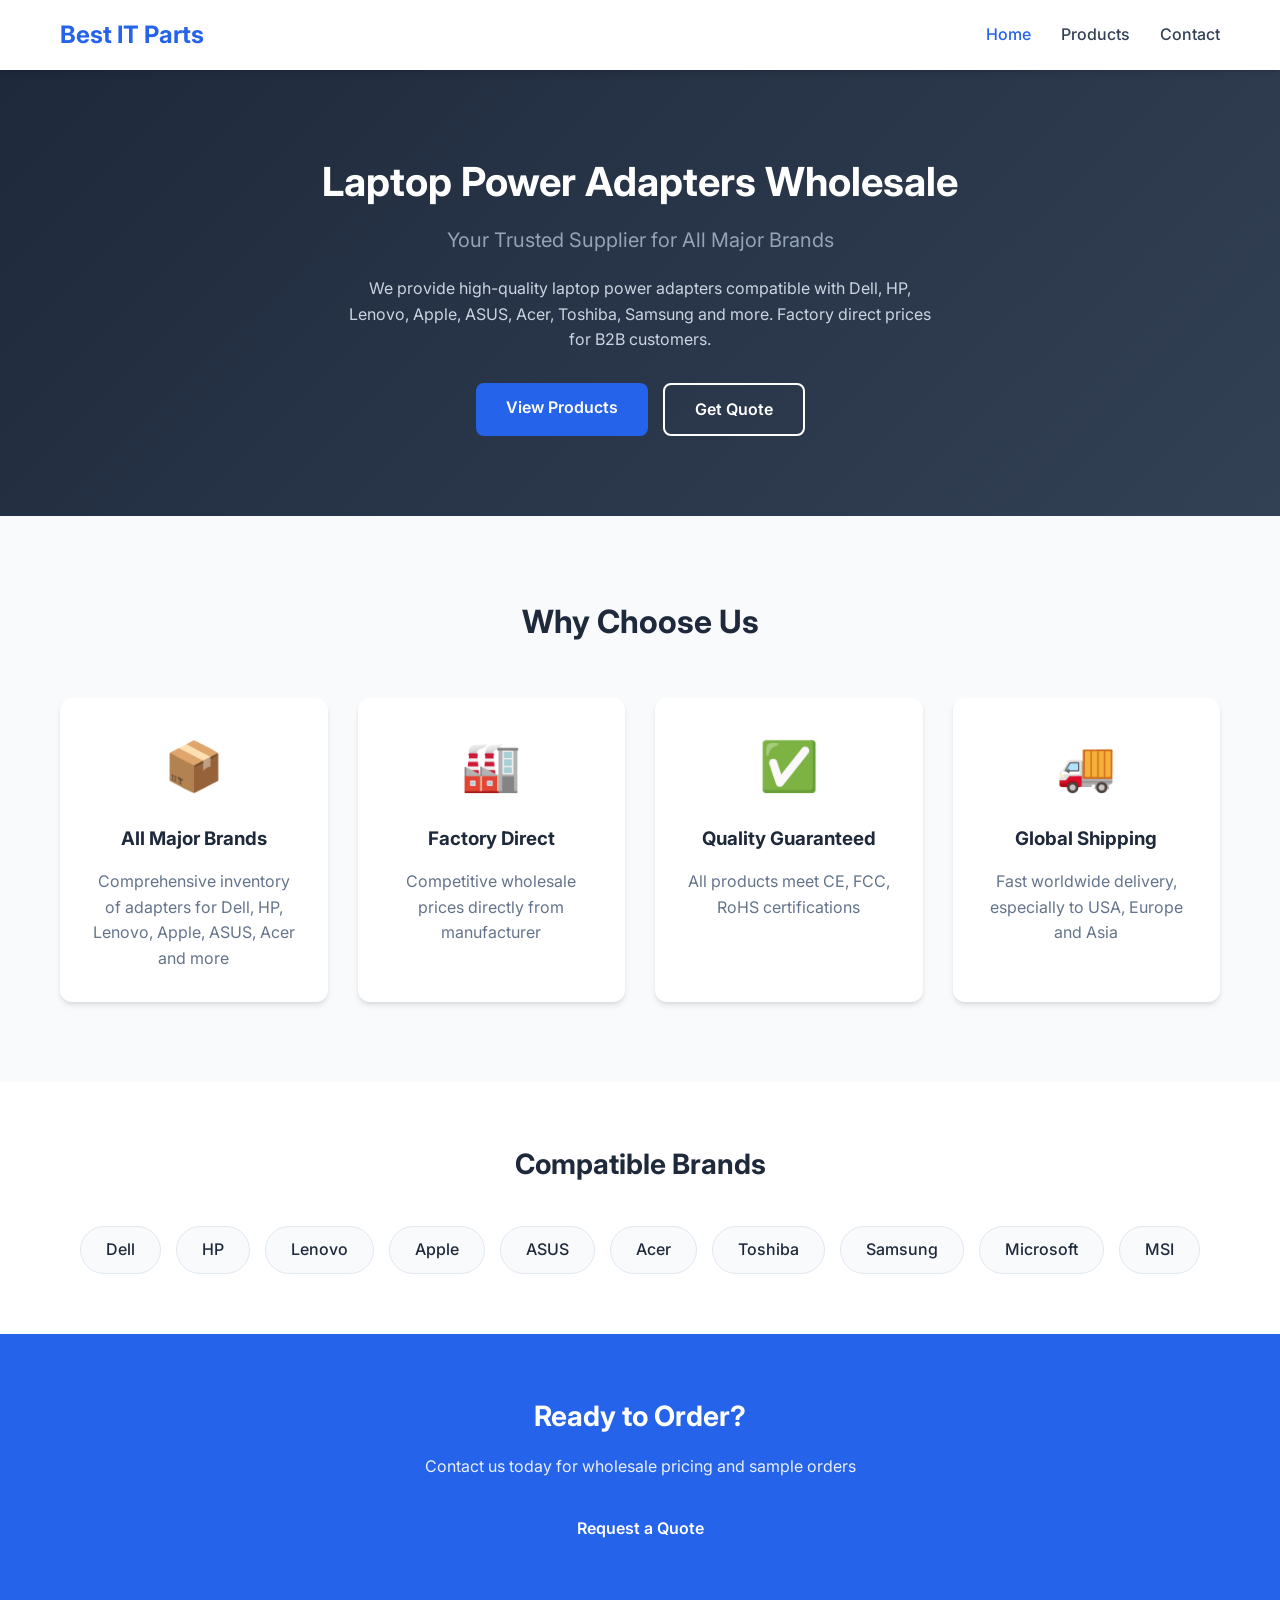
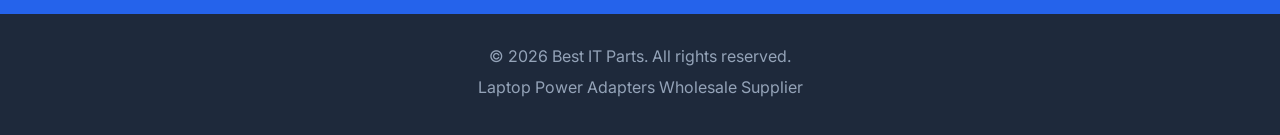
<file: index.html>
<!DOCTYPE html>
<html lang="en">
<head>
    <meta charset="UTF-8">
    <meta name="viewport" content="width=device-width, initial-scale=1.0">
    <title>Best IT Parts - Laptop Power Adapters Wholesale</title>
    <meta name="description" content="Professional laptop power adapters wholesale supplier. Compatible with all major brands including Dell, HP, Lenovo, Apple, ASUS, Acer and more.">
    <link rel="stylesheet" href="styles.css">
    <link rel="preconnect" href="https://fonts.googleapis.com">
    <link rel="preconnect" href="https://fonts.gstatic.com" crossorigin>
    <link href="https://fonts.googleapis.com/css2?family=Inter:wght@400;500;600;700&display=swap" rel="stylesheet">
</head>
<body>
    <header>
        <nav class="container">
            <a href="index.html" class="logo">Best IT Parts</a>
            <ul class="nav-links">
                <li><a href="index.html" class="active">Home</a></li>
                <li><a href="products.html">Products</a></li>
                <li><a href="contact.html">Contact</a></li>
            </ul>
        </nav>
    </header>

    <main>
        <section class="hero">
            <div class="container">
                <h1>Laptop Power Adapters Wholesale</h1>
                <p class="tagline">Your Trusted Supplier for All Major Brands</p>
                <p class="hero-desc">We provide high-quality laptop power adapters compatible with Dell, HP, Lenovo, Apple, ASUS, Acer, Toshiba, Samsung and more. Factory direct prices for B2B customers.</p>
                <div class="hero-buttons">
                    <a href="products.html" class="btn btn-primary">View Products</a>
                    <a href="contact.html" class="btn btn-secondary">Get Quote</a>
                </div>
            </div>
        </section>

        <section class="features">
            <div class="container">
                <h2>Why Choose Us</h2>
                <div class="feature-grid">
                    <div class="feature-card">
                        <div class="feature-icon">📦</div>
                        <h3>All Major Brands</h3>
                        <p>Comprehensive inventory of adapters for Dell, HP, Lenovo, Apple, ASUS, Acer and more</p>
                    </div>
                    <div class="feature-card">
                        <div class="feature-icon">🏭</div>
                        <h3>Factory Direct</h3>
                        <p>Competitive wholesale prices directly from manufacturer</p>
                    </div>
                    <div class="feature-card">
                        <div class="feature-icon">✅</div>
                        <h3>Quality Guaranteed</h3>
                        <p>All products meet CE, FCC, RoHS certifications</p>
                    </div>
                    <div class="feature-card">
                        <div class="feature-icon">🚚</div>
                        <h3>Global Shipping</h3>
                        <p>Fast worldwide delivery, especially to USA, Europe and Asia</p>
                    </div>
                </div>
            </div>
        </section>

        <section class="brands">
            <div class="container">
                <h2>Compatible Brands</h2>
                <div class="brand-grid">
                    <span class="brand-item">Dell</span>
                    <span class="brand-item">HP</span>
                    <span class="brand-item">Lenovo</span>
                    <span class="brand-item">Apple</span>
                    <span class="brand-item">ASUS</span>
                    <span class="brand-item">Acer</span>
                    <span class="brand-item">Toshiba</span>
                    <span class="brand-item">Samsung</span>
                    <span class="brand-item">Microsoft</span>
                    <span class="brand-item">MSI</span>
                </div>
            </div>
        </section>

        <section class="cta">
            <div class="container">
                <h2>Ready to Order?</h2>
                <p>Contact us today for wholesale pricing and sample orders</p>
                <a href="contact.html" class="btn btn-primary">Request a Quote</a>
            </div>
        </section>
    </main>

    <footer>
        <div class="container">
            <p>&copy; 2026 Best IT Parts. All rights reserved.</p>
            <p>Laptop Power Adapters Wholesale Supplier</p>
        </div>
    </footer>
</body>
</html>
</file>
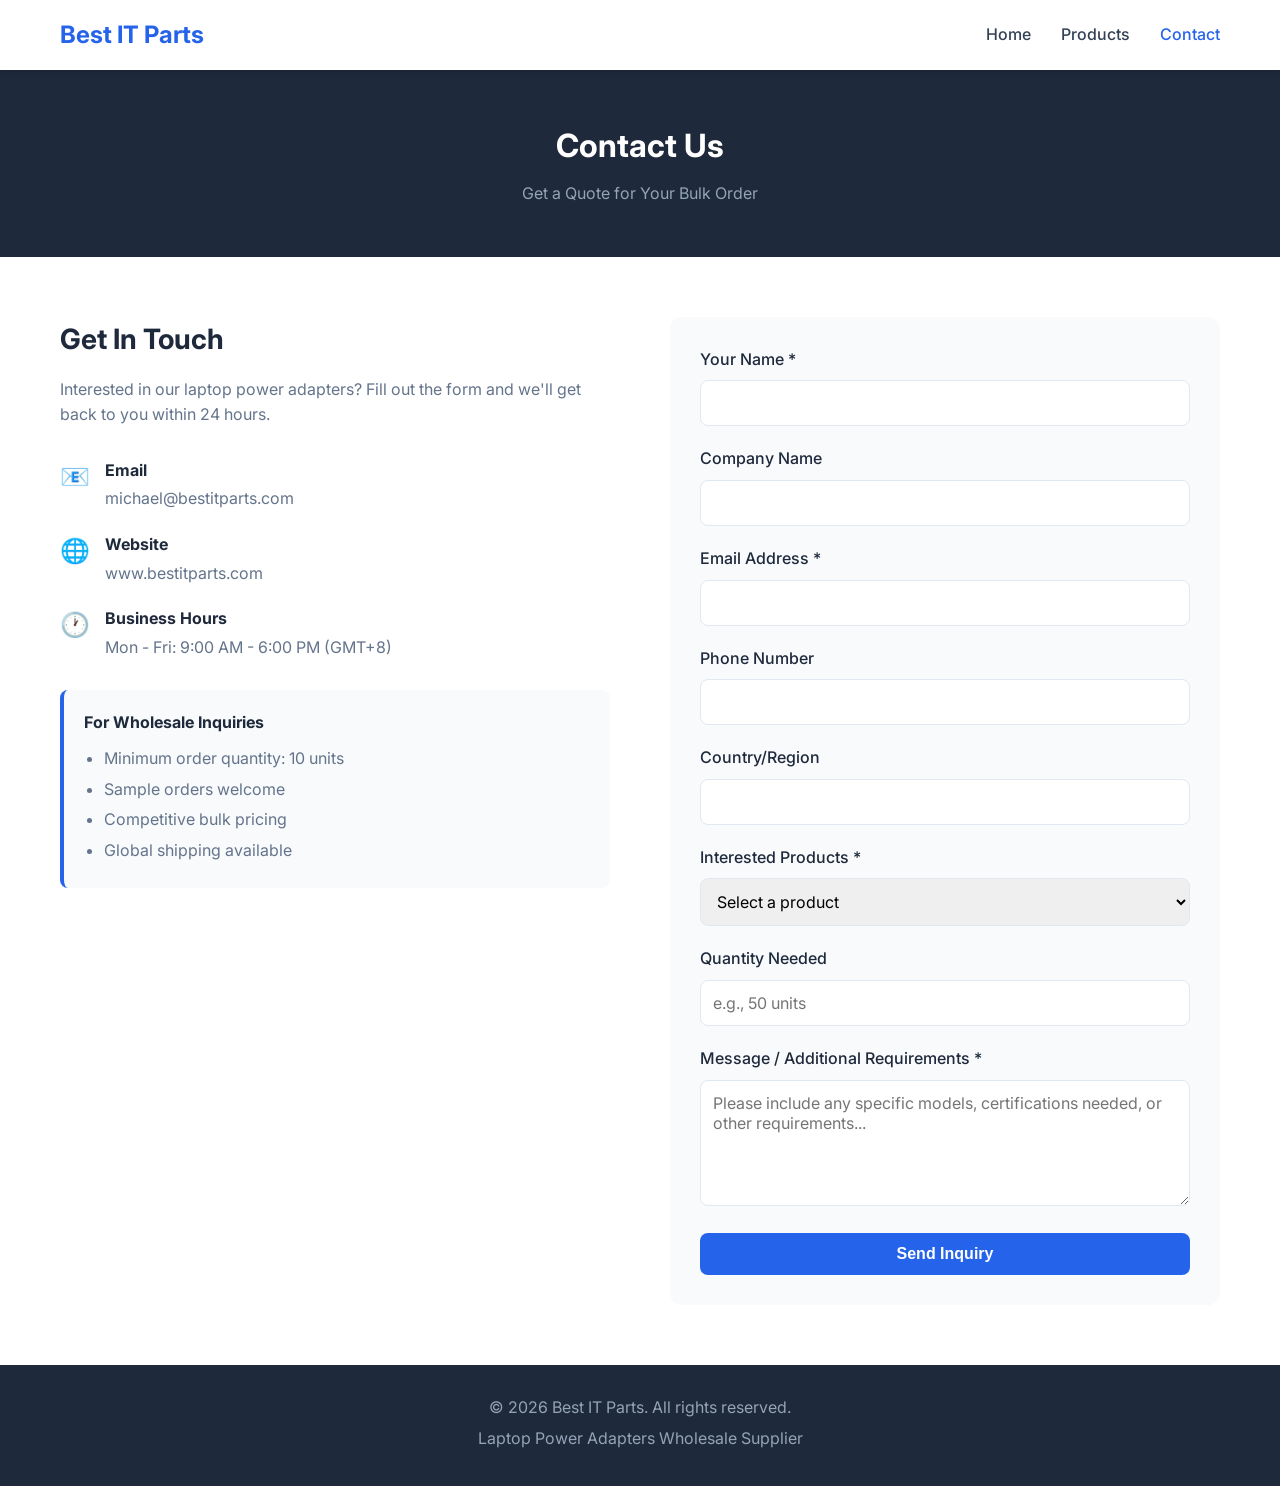
<file: contact.html>
<!DOCTYPE html>
<html lang="en">
<head>
    <meta charset="UTF-8">
    <meta name="viewport" content="width=device-width, initial-scale=1.0">
    <title>Contact - Best IT Parts</title>
    <meta name="description" content="Contact Best IT Parts for laptop power adapter wholesale inquiries. Get quote for bulk orders.">
    <link rel="stylesheet" href="styles.css">
    <link rel="preconnect" href="https://fonts.googleapis.com">
    <link rel="preconnect" href="https://fonts.gstatic.com" crossorigin>
    <link href="https://fonts.googleapis.com/css2?family=Inter:wght@400;500;600;700&display=swap" rel="stylesheet">
</head>
<body>
    <header>
        <nav class="container">
            <a href="index.html" class="logo">Best IT Parts</a>
            <ul class="nav-links">
                <li><a href="index.html">Home</a></li>
                <li><a href="products.html">Products</a></li>
                <li><a href="contact.html" class="active">Contact</a></li>
            </ul>
        </nav>
    </header>

    <main>
        <section class="page-header">
            <div class="container">
                <h1>Contact Us</h1>
                <p>Get a Quote for Your Bulk Order</p>
            </div>
        </section>

        <section class="contact-section">
            <div class="container">
                <div class="contact-grid">
                    <div class="contact-info">
                        <h2>Get In Touch</h2>
                        <p>Interested in our laptop power adapters? Fill out the form and we'll get back to you within 24 hours.</p>
                        
                        <div class="contact-details">
                            <div class="contact-item">
                                <span class="contact-icon">📧</span>
                                <div>
                                    <strong>Email</strong>
                                    <p>michael@bestitparts.com</p>
                                </div>
                            </div>
                            <div class="contact-item">
                                <span class="contact-icon">🌐</span>
                                <div>
                                    <strong>Website</strong>
                                    <p>www.bestitparts.com</p>
                                </div>
                            </div>
                            <div class="contact-item">
                                <span class="contact-icon">🕐</span>
                                <div>
                                    <strong>Business Hours</strong>
                                    <p>Mon - Fri: 9:00 AM - 6:00 PM (GMT+8)</p>
                                </div>
                            </div>
                        </div>

                        <div class="contact-note">
                            <h3>For Wholesale Inquiries</h3>
                            <ul>
                                <li>Minimum order quantity: 10 units</li>
                                <li>Sample orders welcome</li>
                                <li>Competitive bulk pricing</li>
                                <li>Global shipping available</li>
                            </ul>
                        </div>
                    </div>

                    <div class="contact-form-wrapper">
                        <!-- Contact form - uses mailto as fallback -->
                        <form action="mailto:michael@bestitparts.com?subject=Product Inquiry from bestitparts.com" method="POST" enctype="text/plain" class="contact-form">
                            <div class="form-group">
                                <label for="name">Your Name *</label>
                                <input type="text" id="name" name="name" required>
                            </div>

                            <div class="form-group">
                                <label for="company">Company Name</label>
                                <input type="text" id="company" name="company">
                            </div>

                            <div class="form-group">
                                <label for="email">Email Address *</label>
                                <input type="email" id="email" name="email" required>
                            </div>

                            <div class="form-group">
                                <label for="phone">Phone Number</label>
                                <input type="tel" id="phone" name="phone">
                            </div>

                            <div class="form-group">
                                <label for="country">Country/Region</label>
                                <input type="text" id="country" name="country">
                            </div>

                            <div class="form-group">
                                <label for="products">Interested Products *</label>
                                <select id="products" name="products" required>
                                    <option value="">Select a product</option>
                                    <option value="dell-65w">Dell 65W Adapter</option>
                                    <option value="dell-90w">Dell 90W Adapter</option>
                                    <option value="hp-65w">HP 65W Adapter</option>
                                    <option value="hp-90w">HP 90W Adapter</option>
                                    <option value="lenovo-65w">Lenovo 65W Adapter</option>
                                    <option value="lenovo-90w">Lenovo 90W Adapter</option>
                                    <option value="apple-45w">Apple 45W MagSafe</option>
                                    <option value="apple-61w">Apple 61W USB-C</option>
                                    <option value="asus-65w">ASUS 65W Adapter</option>
                                    <option value="acer-65w">Acer 65W Adapter</option>
                                    <option value="samsung-65w">Samsung 65W Adapter</option>
                                    <option value="universal-90w">Universal 90W Adapter</option>
                                    <option value="multiple">Multiple Products</option>
                                    <option value="other">Other/Not Listed</option>
                                </select>
                            </div>

                            <div class="form-group">
                                <label for="quantity">Quantity Needed</label>
                                <input type="text" id="quantity" name="quantity" placeholder="e.g., 50 units">
                            </div>

                            <div class="form-group">
                                <label for="message">Message / Additional Requirements *</label>
                                <textarea id="message" name="message" rows="5" required placeholder="Please include any specific models, certifications needed, or other requirements..."></textarea>
                            </div>

                            <button type="submit" class="btn btn-primary btn-full">Send Inquiry</button>
                        </form>
                    </div>
                </div>
            </div>
        </section>
    </main>

    <footer>
        <div class="container">
            <p>&copy; 2026 Best IT Parts. All rights reserved.</p>
            <p>Laptop Power Adapters Wholesale Supplier</p>
        </div>
    </footer>
</body>
</html>
</file>
<file: styles.css>
/* CSS Variables */
:root {
    --primary-color: #2563eb;
    --primary-hover: #1d4ed8;
    --secondary-color: #64748b;
    --dark-color: #1e293b;
    --light-color: #f8fafc;
    --border-color: #e2e8f0;
    --text-color: #334155;
    --text-light: #64748b;
    --white: #ffffff;
    --shadow: 0 4px 6px -1px rgba(0, 0, 0, 0.1), 0 2px 4px -1px rgba(0, 0, 0, 0.06);
    --shadow-lg: 0 10px 15px -3px rgba(0, 0, 0, 0.1), 0 4px 6px -2px rgba(0, 0, 0, 0.05);
}

/* Reset & Base */
* {
    margin: 0;
    padding: 0;
    box-sizing: border-box;
}

body {
    font-family: 'Inter', -apple-system, BlinkMacSystemFont, 'Segoe UI', Roboto, sans-serif;
    color: var(--text-color);
    line-height: 1.6;
    background-color: var(--white);
}

.container {
    max-width: 1200px;
    margin: 0 auto;
    padding: 0 20px;
}

a {
    text-decoration: none;
    color: inherit;
}

ul {
    list-style: none;
}

/* Header */
header {
    background: var(--white);
    box-shadow: var(--shadow);
    position: sticky;
    top: 0;
    z-index: 100;
}

header nav {
    display: flex;
    justify-content: space-between;
    align-items: center;
    height: 70px;
}

.logo {
    font-size: 1.5rem;
    font-weight: 700;
    color: var(--primary-color);
}

.nav-links {
    display: flex;
    gap: 30px;
}

.nav-links a {
    font-weight: 500;
    color: var(--text-color);
    transition: color 0.3s;
}

.nav-links a:hover,
.nav-links a.active {
    color: var(--primary-color);
}

/* Hero Section */
.hero {
    background: linear-gradient(135deg, var(--dark-color) 0%, #334155 100%);
    color: var(--white);
    padding: 80px 0;
    text-align: center;
}

.hero h1 {
    font-size: 2.5rem;
    font-weight: 700;
    margin-bottom: 10px;
}

.hero .tagline {
    font-size: 1.25rem;
    color: #94a3b8;
    margin-bottom: 20px;
}

.hero-desc {
    max-width: 600px;
    margin: 0 auto 30px;
    color: #cbd5e1;
}

.hero-buttons {
    display: flex;
    gap: 15px;
    justify-content: center;
}

/* Buttons */
.btn {
    display: inline-block;
    padding: 12px 30px;
    border-radius: 8px;
    font-weight: 600;
    font-size: 1rem;
    cursor: pointer;
    transition: all 0.3s;
    border: none;
}

.btn-primary {
    background: var(--primary-color);
    color: var(--white);
}

.btn-primary:hover {
    background: var(--primary-hover);
    transform: translateY(-2px);
}

.btn-secondary {
    background: transparent;
    color: var(--white);
    border: 2px solid var(--white);
}

.btn-secondary:hover {
    background: var(--white);
    color: var(--dark-color);
}

.btn-small {
    padding: 8px 20px;
    font-size: 0.9rem;
}

.btn-full {
    width: 100%;
}

/* Features Section */
.features {
    padding: 80px 0;
    background: var(--light-color);
}

.features h2 {
    text-align: center;
    font-size: 2rem;
    margin-bottom: 50px;
    color: var(--dark-color);
}

.feature-grid {
    display: grid;
    grid-template-columns: repeat(auto-fit, minmax(250px, 1fr));
    gap: 30px;
}

.feature-card {
    background: var(--white);
    padding: 30px;
    border-radius: 12px;
    box-shadow: var(--shadow);
    text-align: center;
    transition: transform 0.3s;
}

.feature-card:hover {
    transform: translateY(-5px);
}

.feature-icon {
    font-size: 3rem;
    margin-bottom: 20px;
}

.feature-card h3 {
    margin-bottom: 15px;
    color: var(--dark-color);
}

.feature-card p {
    color: var(--text-light);
}

/* Brands Section */
.brands {
    padding: 60px 0;
    background: var(--white);
}

.brands h2 {
    text-align: center;
    font-size: 1.75rem;
    margin-bottom: 40px;
    color: var(--dark-color);
}

.brand-grid {
    display: flex;
    flex-wrap: wrap;
    justify-content: center;
    gap: 15px;
}

.brand-item {
    padding: 10px 25px;
    background: var(--light-color);
    border: 1px solid var(--border-color);
    border-radius: 25px;
    font-weight: 500;
    color: var(--dark-color);
}

/* CTA Section */
.cta {
    background: var(--primary-color);
    color: var(--white);
    padding: 60px 0;
    text-align: center;
}

.cta h2 {
    font-size: 1.75rem;
    margin-bottom: 15px;
}

.cta p {
    margin-bottom: 25px;
    opacity: 0.9;
}

.cta .btn-secondary {
    border-color: var(--white);
    color: var(--white);
}

.cta .btn-secondary:hover {
    background: var(--white);
    color: var(--primary-color);
}

/* Page Header */
.page-header {
    background: var(--dark-color);
    color: var(--white);
    padding: 50px 0;
    text-align: center;
}

.page-header h1 {
    font-size: 2rem;
    margin-bottom: 10px;
}

.page-header p {
    color: #94a3b8;
}

/* Products Section */
.products-section {
    padding: 60px 0;
    background: var(--light-color);
}

.products-grid {
    display: grid;
    grid-template-columns: repeat(auto-fill, minmax(280px, 1fr));
    gap: 30px;
}

.product-card {
    background: var(--white);
    border-radius: 12px;
    overflow: hidden;
    box-shadow: var(--shadow);
    transition: transform 0.3s, box-shadow 0.3s;
}

.product-card:hover {
    transform: translateY(-5px);
    box-shadow: var(--shadow-lg);
}

.product-image {
    width: 100%;
    height: 200px;
    background: var(--light-color);
    display: flex;
    align-items: center;
    justify-content: center;
    overflow: hidden;
}

.product-image img {
    max-width: 100%;
    max-height: 100%;
    object-fit: contain;
    padding: 20px;
}

.product-info {
    padding: 20px;
}

.product-info h3 {
    font-size: 1.1rem;
    margin-bottom: 8px;
    color: var(--dark-color);
}

.product-model {
    font-size: 0.85rem;
    color: var(--primary-color);
    font-weight: 500;
    margin-bottom: 8px;
}

.product-spec {
    font-size: 0.85rem;
    color: var(--text-light);
    margin-bottom: 8px;
}

.product-desc {
    font-size: 0.9rem;
    color: var(--text-color);
    margin-bottom: 15px;
}

.more-products {
    text-align: center;
    margin-top: 40px;
    padding: 20px;
    background: var(--white);
    border-radius: 8px;
}

.more-products p {
    color: var(--text-light);
}

/* Contact Section */
.contact-section {
    padding: 60px 0;
    background: var(--white);
}

.contact-grid {
    display: grid;
    grid-template-columns: 1fr 1fr;
    gap: 60px;
}

@media (max-width: 768px) {
    .contact-grid {
        grid-template-columns: 1fr;
    }
}

.contact-info h2 {
    font-size: 1.75rem;
    margin-bottom: 15px;
    color: var(--dark-color);
}

.contact-info > p {
    color: var(--text-light);
    margin-bottom: 30px;
}

.contact-details {
    margin-bottom: 30px;
}

.contact-item {
    display: flex;
    gap: 15px;
    margin-bottom: 20px;
}

.contact-icon {
    font-size: 1.5rem;
}

.contact-item strong {
    display: block;
    color: var(--dark-color);
    margin-bottom: 3px;
}

.contact-item p {
    color: var(--text-light);
}

.contact-note {
    background: var(--light-color);
    padding: 20px;
    border-radius: 8px;
    border-left: 4px solid var(--primary-color);
}

.contact-note h3 {
    font-size: 1rem;
    margin-bottom: 10px;
    color: var(--dark-color);
}

.contact-note ul {
    list-style: disc;
    padding-left: 20px;
}

.contact-note li {
    color: var(--text-light);
    margin-bottom: 5px;
}

/* Contact Form */
.contact-form-wrapper {
    background: var(--light-color);
    padding: 30px;
    border-radius: 12px;
}

.contact-form .form-group {
    margin-bottom: 20px;
}

.contact-form label {
    display: block;
    font-weight: 500;
    margin-bottom: 8px;
    color: var(--dark-color);
}

.contact-form input,
.contact-form select,
.contact-form textarea {
    width: 100%;
    padding: 12px;
    border: 1px solid var(--border-color);
    border-radius: 8px;
    font-family: inherit;
    font-size: 1rem;
    transition: border-color 0.3s;
}

.contact-form input:focus,
.contact-form select:focus,
.contact-form textarea:focus {
    outline: none;
    border-color: var(--primary-color);
}

.contact-form textarea {
    resize: vertical;
}

/* Footer */
footer {
    background: var(--dark-color);
    color: #94a3b8;
    padding: 30px 0;
    text-align: center;
}

footer p {
    margin-bottom: 5px;
}

/* Responsive */
@media (max-width: 768px) {
    .hero h1 {
        font-size: 1.75rem;
    }

    .hero-buttons {
        flex-direction: column;
        align-items: center;
    }

    .nav-links {
        gap: 15px;
    }

    .feature-grid {
        grid-template-columns: 1fr;
    }

    .products-grid {
        grid-template-columns: 1fr;
    }
}
</file>
